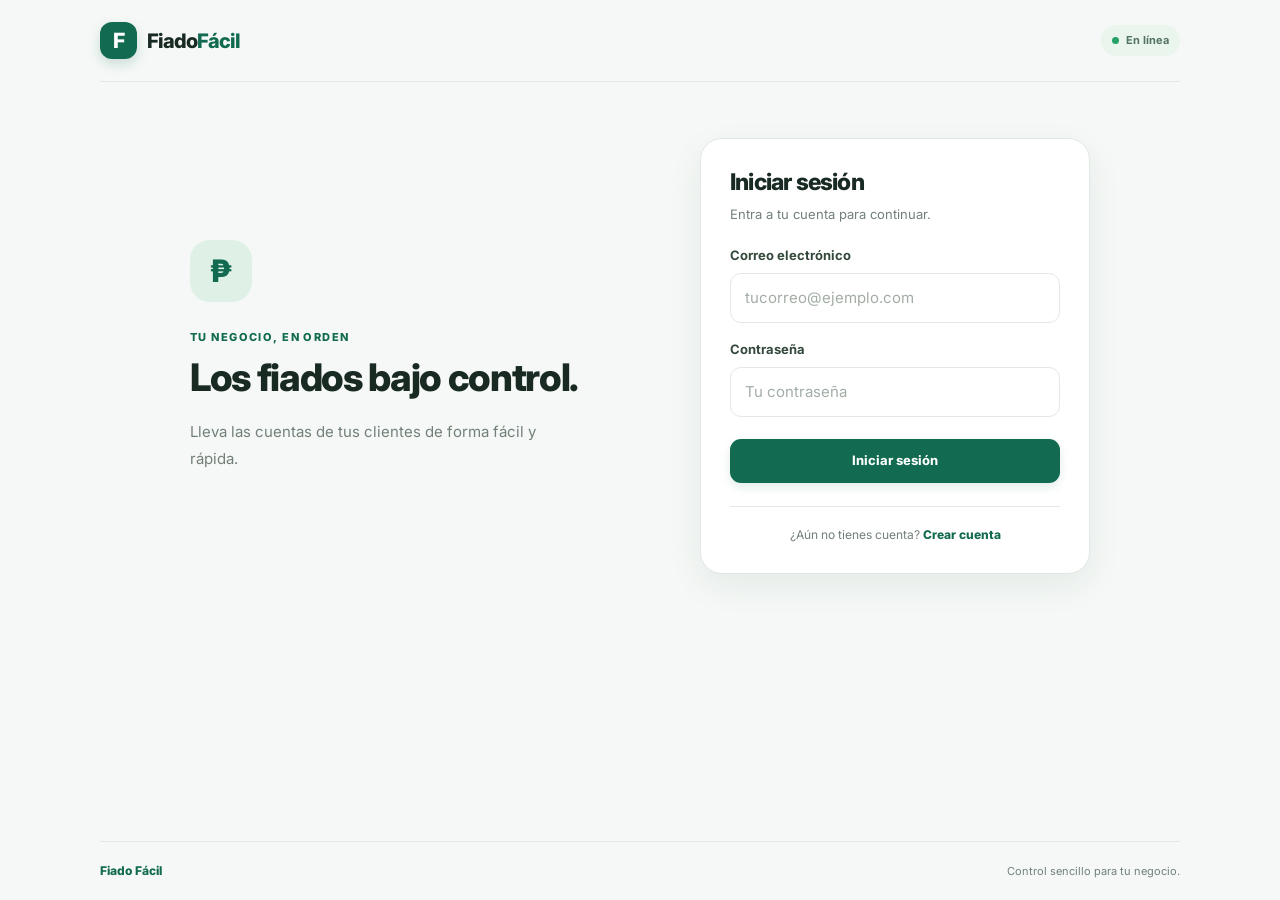
<file: index.html>
<!DOCTYPE html>
<html lang="es">
<head>
  <meta charset="UTF-8">
  <meta name="viewport" content="width=device-width, initial-scale=1.0">
  <meta name="theme-color" content="#126b50">
  <meta name="description" content="Control sencillo de fiados para tenderos.">
  <title>Fiado Fácil</title>

  <link rel="stylesheet" href="style.css">

  <link rel="preconnect" href="https://fonts.googleapis.com">
  <link rel="preconnect" href="https://fonts.gstatic.com" crossorigin>
  <link href="https://fonts.googleapis.com/css2?family=Inter:wght@400;500;600;700;800&display=swap" rel="stylesheet">
</head>

<body>
  <div class="app-shell">

    <header class="topbar">
      <a href="#" class="brand" aria-label="Fiado Fácil inicio">
        <span class="brand-icon">F</span>
        <span>Fiado<span class="brand-light">Fácil</span></span>
      </a>

      <span class="connection-label">
        <span class="connection-dot"></span>
        En línea
      </span>
    </header>

    <main>
      <!-- AUTENTICACIÓN -->
      <section id="authSection" class="auth-section">

        <div class="auth-intro">
          <div class="hero-icon">₱</div>
          <p class="eyebrow">TU NEGOCIO, EN ORDEN</p>
          <h1>Los fiados bajo control.</h1>
          <p class="muted">
            Lleva las cuentas de tus clientes de forma fácil y rápida.
          </p>
        </div>

        <!-- INICIAR SESIÓN -->
        <div id="vistaLogin" class="auth-card">
          <h2>Iniciar sesión</h2>
          <p class="muted">Entra a tu cuenta para continuar.</p>

          <form id="formLogin">
            <label for="emailLogin">Correo electrónico</label>
            <input
              id="emailLogin"
              name="email"
              type="email"
              autocomplete="email"
              maxlength="254"
              placeholder="tucorreo@ejemplo.com"
              required
            >

            <label for="password">Contraseña</label>
            <input
              id="password"
              type="password"
              autocomplete="current-password"
              placeholder="Tu contraseña"
              required
            >

            <button class="btn btn-primary btn-full" type="submit">
              Iniciar sesión
            </button>
          </form>

          <p id="mensajeAuth" class="form-message" role="status"></p>

          <div class="auth-switch">
            ¿Aún no tienes cuenta?
            <button id="btnMostrarRegistro" class="text-button" type="button">
              Crear cuenta
            </button>
          </div>
        </div>

        <!-- CREAR CUENTA -->
        <div id="vistaRegistro" class="auth-card hidden">
          <h2>Crear cuenta</h2>
          <p class="muted">Registra los datos del dueño del negocio.</p>

          <form id="formRegistro">

            <label for="nombreCompleto">Tu nombre</label>
            <input
              id="nombreCompleto"
              type="text"
              autocomplete="name"
              placeholder="Nombre completo"
              maxlength="100"
              required
            >

            <label for="telefonoPropietario">Número de celular de contacto</label>
            <input
              id="telefonoPropietario"
              type="tel"
              inputmode="tel"
              autocomplete="tel"
              placeholder="Ej. 3001234567"
              required
            >

            <label for="emailRegistro">Correo electrónico</label>
            <input
              id="emailRegistro"
              name="email"
              type="email"
              autocomplete="email"
              maxlength="254"
              placeholder="tucorreo@ejemplo.com"
              required
            >

            <label for="registroPassword">Crear contraseña</label>
            <input
              id="registroPassword"
              type="password"
              autocomplete="new-password"
              minlength="6"
              placeholder="Mínimo 6 caracteres"
              required
            >

            <label for="confirmarPassword">Confirmar contraseña</label>
            <input
              id="confirmarPassword"
              type="password"
              autocomplete="new-password"
              minlength="6"
              placeholder="Repite la contraseña"
              required
            >

            <button
              id="btnCrearCuenta"
              class="btn btn-primary btn-full"
              type="submit"
            >
              Crear mi cuenta
            </button>
          </form>

          <p id="mensajeRegistro" class="form-message" role="status"></p>

          <div class="auth-switch">
            ¿Ya tienes cuenta?
            <button id="btnVolverLogin" class="text-button" type="button">
              Iniciar sesión
            </button>
          </div>
        </div>
      </section>

      <!-- APLICACIÓN PRINCIPAL -->
      <section id="appMain" class="hidden">

        <div class="welcome-row">
          <div>
            <p class="eyebrow">TU NEGOCIO</p>
            <h1 id="saludoTendero">Hola 👋</h1>
            <p class="muted">Este es el estado de tus fiados.</p>
          </div>

          <button id="btnCerrarSesion" class="btn btn-quiet" type="button">
            Salir
          </button>
        </div>

        <!-- RESUMEN -->
        <div class="stats-grid">
          <article class="stat-card stat-dark">
            <span class="stat-label">Te deben en total</span>
            <strong id="totalDeuda">$0</strong>
            <span class="stat-foot">Saldo pendiente</span>
          </article>

          <article class="stat-card">
            <span class="stat-label">Clientes</span>
            <strong id="totalClientes">0</strong>
            <span class="stat-foot">Registrados</span>
          </article>
        </div>

        <!-- CLIENTES -->
        <section id="customers-section" class="panel">

          <div class="section-heading">
            <div>
              <h2>Mis clientes</h2>
              <p class="muted">Consulta cuentas y registra fiados.</p>
            </div>

            <button id="btnMostrarFormulario" class="btn btn-primary" type="button">
              <span>＋</span> Cliente
            </button>
          </div>

          <!-- FORMULARIO NUEVO CLIENTE -->
          <form id="formularioCliente" class="inline-form hidden">

            <div class="form-grid">
              <div>
                <label for="nombre">Nombre del cliente</label>
                <input
                  id="nombre"
                  type="text"
                  placeholder="Ej. María Pérez"
                  maxlength="100"
                  required
                >
              </div>

              <div>
                <label for="telefono">Celular (opcional)</label>
                <input
                  id="telefono"
                  type="tel"
                  inputmode="tel"
                  placeholder="Número de contacto"
                >
              </div>
            </div>

            <div class="form-actions">
              <button id="btnCancelar" class="btn btn-quiet" type="button">
                Cancelar
              </button>

              <button class="btn btn-primary" type="submit">
                Guardar cliente
              </button>
            </div>
          </form>

          <!-- BUSCADOR -->
          <div class="search-wrap">
            <span aria-hidden="true">⌕</span>
            <input
              id="buscarCliente"
              type="search"
              placeholder="Buscar cliente..."
              aria-label="Buscar cliente"
            >
          </div>

          <p id="estadoClientes" class="muted small"></p>
          <p id="mensajeClientes" class="form-message" role="status"></p>

          <div id="listaClientes" class="customer-list"></div>

          <div id="estadoVacio" class="empty-state hidden">
            <div class="empty-icon">♧</div>
            <h3>Aún no tienes clientes</h3>
            <p class="muted">
              Agrega el primero y empieza a organizar tus cuentas.
            </p>

            <button id="btnPrimerCliente" class="btn btn-primary" type="button">
              Agregar primer cliente
            </button>
          </div>
        </section>

        <!-- CUENTA INDIVIDUAL DEL CLIENTE -->
        <section id="seccionFiados" class="panel account-panel hidden">

          <div class="account-top">
            <button id="btnCerrarFiados" class="back-button" type="button">
              ← Volver a clientes
            </button>

            <span class="account-tag">CUENTA DEL CLIENTE</span>
          </div>

          <div class="account-title">
            <div id="avatarCliente" class="customer-avatar large">C</div>

            <div>
              <h2 id="nombreClienteFiados">Cliente</h2>
              <p id="telefonoClienteFiados" class="muted"></p>
            </div>
          </div>

          <!-- SALDO -->
          <div class="balance-card">
            <span>Saldo pendiente</span>
            <strong id="saldoCliente">$0</strong>
            <span id="cantidadFiados" class="balance-detail">
              0 fiados pendientes
            </span>
          </div>

    
<!-- ACCIONES -->
<div class="account-actions">
  <button
    id="btnMostrarNuevoFiado"
    class="btn btn-primary"
    type="button"
  >
    ＋ Registrar fiado
  </button>

  <button
    id="btnMostrarAbono"
    class="btn btn-secondary"
    type="button"
  >
    ↓ Registrar abono
  </button>

  <button
    id="btnRecordatorioWhatsApp"
    class="btn btn-secondary"
    type="button"
  >
    Enviar recordatorio por WhatsApp
  </button>
</div>


          <!-- FORMULARIO FIADO -->
          <form id="formularioFiado" class="entry-form hidden">

            <div class="form-title">
              <h3>Nuevo fiado</h3>

              <button
                id="btnCancelarFiado"
                class="icon-button"
                type="button"
                aria-label="Cerrar"
              >
                ×
              </button>
            </div>

            <label for="valorFiado">Valor del fiado (COP)</label>
            <input
              id="valorFiado"
              type="number"
              min="1"
              step="1"
              inputmode="numeric"
              placeholder="Ej. 15000"
              required
            >

            <label for="conceptoFiado">¿Qué se llevó? (opcional)</label>
            <input
              id="conceptoFiado"
              type="text"
              maxlength="200"
              placeholder="Ej. Arroz, aceite y huevos"
            >

            <p class="muted small">La fecha se registra automáticamente.</p>

            <button class="btn btn-primary btn-full" type="submit">
              Guardar fiado
            </button>

            <p id="mensajeFiados" class="form-message" role="status"></p>
          </form>

          <!-- FORMULARIO ABONO -->
          <form id="formularioAbono" class="entry-form hidden">

            <div class="form-title">
              <h3>Registrar abono</h3>

              <button
                id="btnCancelarAbono"
                class="icon-button"
                type="button"
                aria-label="Cerrar"
              >
                ×
              </button>
            </div>

            <label for="valorAbono">Valor recibido (COP)</label>
            <input
              id="valorAbono"
              type="number"
              min="1"
              step="1"
              inputmode="numeric"
              placeholder="Ej. 10000"
              required
            >

            <label for="notaAbono">Nota (opcional)</label>
            <input
              id="notaAbono"
              type="text"
              maxlength="200"
              placeholder="Ej. Pagó en efectivo"
            >

            <p class="muted small">
              El abono se distribuirá entre los fiados más antiguos.
            </p>

            <button class="btn btn-primary btn-full" type="submit">
              Guardar abono
            </button>

            <p id="mensajeAbonos" class="form-message" role="status"></p>
          </form>

          <!-- HISTORIAL -->
          <div class="history-heading">
            <h3>Movimientos</h3>
            <span id="cantidadMovimientos" class="muted small">
              0 movimientos
            </span>
          </div>

          <p id="mensajeMovimientos" class="form-message" role="status"></p>

          <div id="listaFiados" class="movement-list"></div>
        </section>
      </section>
    </main>

    <footer class="footer">
      <span class="brand-mini">Fiado Fácil</span>
      <span>Control sencillo para tu negocio.</span>
    </footer>

  </div>

  <!-- NOTIFICACIONES -->
  <div
    id="toast"
    class="toast hidden"
    role="status"
    aria-live="polite"
  ></div>

  <!-- IMPORTANTE: script.js debe estar en la misma carpeta -->
  <script type="module" src="script.js"></script>
</body>
</html>
</file>
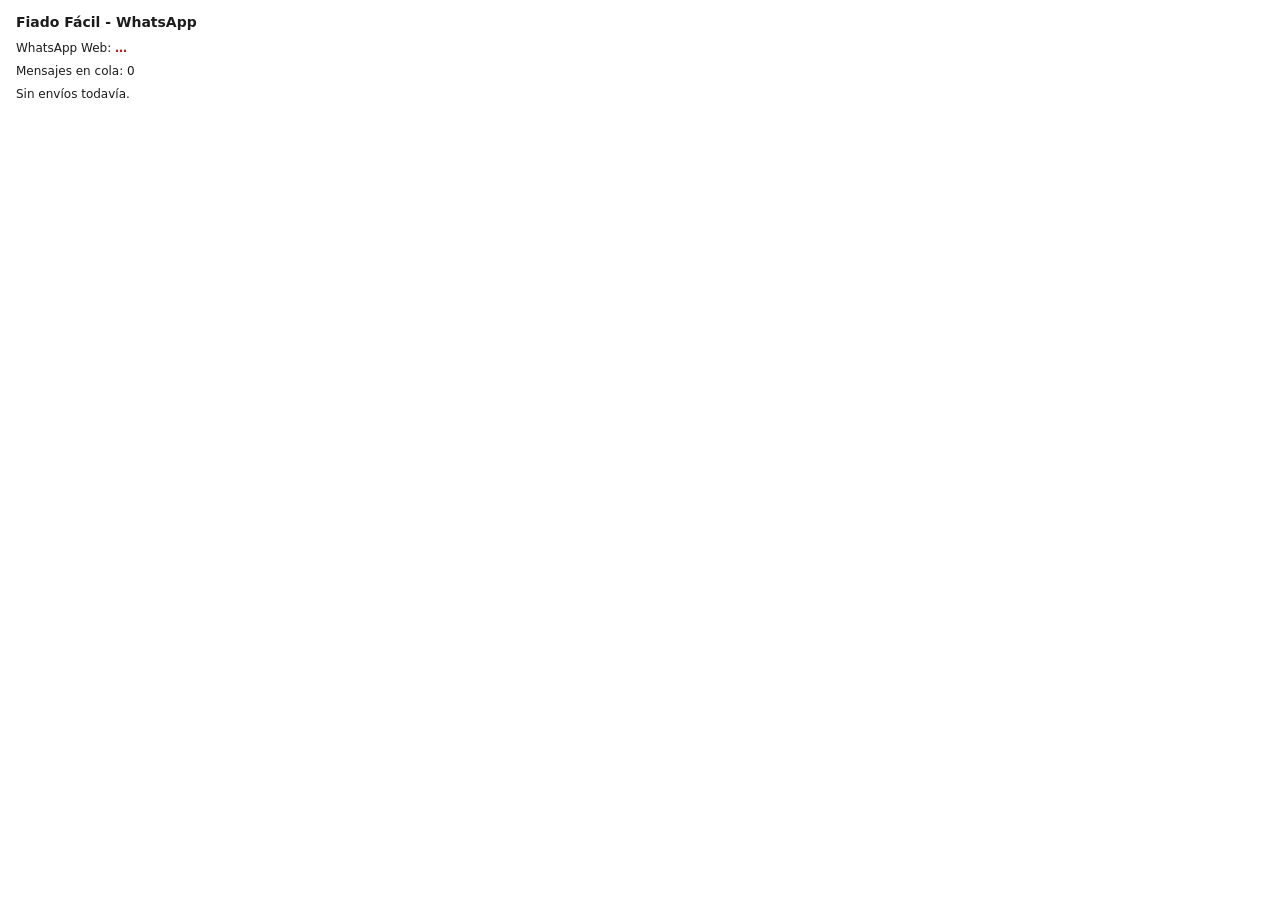
<file: popup.html>
<!DOCTYPE html>
<html lang="es">
<head>
  <meta charset="UTF-8">
  <style>
    body {
      font-family: system-ui, sans-serif;
      margin: 0;
      padding: 14px 16px;
      width: 260px;
      color: #1c1c1e;
    }
    h1 { font-size: 14px; margin: 0 0 10px; }
    p { font-size: 12px; margin: 6px 0; line-height: 1.4; }
    .ok { color: #126b50; font-weight: 600; }
    .off { color: #b3261e; font-weight: 600; }
  </style>
</head>
<body>
  <h1>Fiado Fácil - WhatsApp</h1>
  <p>WhatsApp Web: <span id="estadoWhats" class="off">…</span></p>
  <p>Mensajes en cola: <span id="cola">0</span></p>
  <p id="ultimo">Sin envíos todavía.</p>
  <script src="popup.js"></script>
</body>
</html>
</file>
<file: style.css>
/* =========================================
   FIADO FÁCIL — ESTILOS PRINCIPALES
   Compatible con el HTML original
========================================= */

:root {
  --primary: #126b50;
  --primary-dark: #0c503c;
  --primary-light: #e7f4ee;
  --secondary: #e8f5ef;
  --background: #f5f8f6;
  --surface: #ffffff;
  --text: #182a22;
  --muted: #738078;
  --border: #e2e9e4;
  --danger: #c53b3b;
  --danger-light: #fff0f0;
  --success: #168354;
  --shadow: 0 12px 35px rgba(23, 55, 40, 0.07);
  --radius: 18px;
  --radius-small: 11px;
}

* {
  box-sizing: border-box;
}

html {
  scroll-behavior: smooth;
}

body {
  margin: 0;
  min-height: 100vh;
  background: var(--background);
  color: var(--text);
  font-family: "Inter", sans-serif;
  font-size: 15px;
  line-height: 1.5;
  -webkit-font-smoothing: antialiased;
}

button,
input {
  font: inherit;
}

button {
  cursor: pointer;
}

button:disabled {
  cursor: not-allowed;
  opacity: 0.6;
}

input {
  width: 100%;
  min-width: 0;
  padding: 13px 14px;
  color: var(--text);
  background: #fff;
  border: 1px solid var(--border);
  border-radius: var(--radius-small);
  outline: none;
  transition: border-color 0.2s, box-shadow 0.2s;
}

input::placeholder {
  color: #a2ada5;
}

input:focus {
  border-color: var(--primary);
  box-shadow: 0 0 0 3px rgba(18, 107, 80, 0.1);
}

input:disabled {
  background: #f1f4f2;
  cursor: not-allowed;
}

label {
  display: block;
  margin: 17px 0 7px;
  color: #34483c;
  font-size: 13px;
  font-weight: 700;
}

h1,
h2,
h3,
p {
  margin-top: 0;
}

h1,
h2,
h3 {
  color: var(--text);
  line-height: 1.25;
  letter-spacing: -0.035em;
}

h1 {
  font-size: clamp(27px, 4vw, 38px);
  font-weight: 800;
}

h2 {
  font-size: 23px;
  font-weight: 800;
}

h3 {
  font-size: 17px;
  font-weight: 750;
}

.hidden {
  display: none !important;
}

.muted {
  color: var(--muted);
}

.small {
  font-size: 12px;
}

.eyebrow {
  margin-bottom: 9px;
  color: var(--primary);
  font-size: 11px;
  font-weight: 800;
  letter-spacing: 0.13em;
}

/* =========================================
   ESTRUCTURA GENERAL
========================================= */

.app-shell {
  width: min(100% - 36px, 1080px);
  min-height: 100vh;
  margin: 0 auto;
  display: flex;
  flex-direction: column;
}

main {
  flex: 1;
  padding: 32px 0 50px;
}

/* =========================================
   BARRA SUPERIOR
========================================= */

.topbar {
  display: flex;
  align-items: center;
  justify-content: space-between;
  gap: 16px;
  padding: 22px 0;
  border-bottom: 1px solid var(--border);
}

.brand {
  display: inline-flex;
  align-items: center;
  gap: 10px;
  color: var(--text);
  text-decoration: none;
  font-size: 20px;
  font-weight: 800;
  letter-spacing: -0.05em;
}

.brand-icon {
  width: 37px;
  height: 37px;
  display: grid;
  place-items: center;
  color: #fff;
  background: var(--primary);
  border-radius: 12px;
  font-size: 21px;
  font-weight: 800;
  box-shadow: 0 5px 12px rgba(18, 107, 80, 0.18);
}

.brand-light {
  color: var(--primary);
}

.connection-label {
  display: inline-flex;
  align-items: center;
  gap: 7px;
  padding: 7px 11px;
  color: #527263;
  background: #eaf5ee;
  border-radius: 30px;
  font-size: 11px;
  font-weight: 700;
}

.connection-dot {
  width: 7px;
  height: 7px;
  background: #26a269;
  border-radius: 50%;
}

/* =========================================
   AUTENTICACIÓN
========================================= */

.auth-section {
  width: 100%;
  max-width: 900px;
  margin: 24px auto 0;
  display: grid;
  grid-template-columns: 1fr 390px;
  align-items: center;
  gap: 65px;
}

.auth-intro {
  padding: 20px 0;
}

.hero-icon {
  width: 62px;
  height: 62px;
  display: grid;
  place-items: center;
  margin-bottom: 27px;
  color: var(--primary);
  background: #dff1e7;
  border-radius: 20px;
  font-size: 31px;
  font-weight: 800;
}

.auth-intro h1 {
  max-width: 430px;
  margin-bottom: 16px;
}

.auth-intro > .muted {
  max-width: 360px;
  margin-bottom: 0;
  font-size: 15px;
  line-height: 1.8;
}

.auth-card {
  padding: 29px;
  background: var(--surface);
  border: 1px solid var(--border);
  border-radius: 22px;
  box-shadow: var(--shadow);
}

.auth-card h2 {
  margin-bottom: 8px;
}

.auth-card > .muted {
  margin-bottom: 22px;
  font-size: 13px;
}

.auth-card form label:first-child {
  margin-top: 0;
}

.auth-switch {
  margin-top: 23px;
  padding-top: 19px;
  border-top: 1px solid var(--border);
  color: var(--muted);
  text-align: center;
  font-size: 12px;
}

.text-button {
  padding: 0;
  border: 0;
  background: transparent;
  color: var(--primary);
  font-size: inherit;
  font-weight: 800;
}

.text-button:hover {
  color: var(--primary-dark);
  text-decoration: underline;
}

/* =========================================
   BOTONES
========================================= */

.btn {
  min-height: 43px;
  display: inline-flex;
  align-items: center;
  justify-content: center;
  gap: 8px;
  padding: 11px 16px;
  border: 1px solid transparent;
  border-radius: var(--radius-small);
  font-size: 13px;
  font-weight: 750;
  text-align: center;
  text-decoration: none;
  transition: background 0.2s, transform 0.15s, box-shadow 0.2s;
}

.btn:active {
  transform: scale(0.98);
}

.btn-primary {
  color: #fff;
  background: var(--primary);
  box-shadow: 0 4px 10px rgba(18, 107, 80, 0.12);
}

.btn-primary:hover {
  background: var(--primary-dark);
  box-shadow: 0 6px 15px rgba(18, 107, 80, 0.18);
}

.btn-secondary {
  color: var(--primary);
  background: var(--primary-light);
  border-color: #d4eade;
}

.btn-secondary:hover {
  background: #d8eee2;
}

.btn-quiet {
  color: #516157;
  background: #fff;
  border-color: var(--border);
}

.btn-quiet:hover {
  background: #f0f5f1;
}

.btn-full {
  width: 100%;
  margin-top: 22px;
}

/* =========================================
   MENSAJES DE FORMULARIOS
========================================= */

.form-message {
  min-height: 0;
  margin: 10px 0 0;
  font-size: 12px;
  line-height: 1.6;
  overflow-wrap: anywhere;
}

.form-message:empty {
  display: none;
}

.form-message.error,
.form-message.error-message {
  color: var(--danger);
}

.form-message.success,
.form-message.success-message {
  color: var(--success);
}

/* =========================================
   PANEL PRINCIPAL Y BIENVENIDA
========================================= */

.welcome-row {
  display: flex;
  align-items: center;
  justify-content: space-between;
  gap: 20px;
  margin-bottom: 27px;
}

.welcome-row h1 {
  margin-bottom: 8px;
  font-size: 30px;
}

.welcome-row p {
  margin-bottom: 0;
}

.welcome-row .btn {
  flex-shrink: 0;
}

/* =========================================
   TARJETAS DE RESUMEN
========================================= */

.stats-grid {
  display: grid;
  grid-template-columns: repeat(2, minmax(0, 1fr));
  gap: 17px;
  margin-bottom: 25px;
}

.stat-card {
  min-height: 140px;
  display: flex;
  flex-direction: column;
  align-items: flex-start;
  justify-content: center;
  padding: 23px 25px;
  background: var(--surface);
  border: 1px solid var(--border);
  border-radius: var(--radius);
  box-shadow: 0 4px 15px rgba(23, 55, 40, 0.025);
}

.stat-dark {
  color: #fff;
  background: var(--primary);
  border-color: var(--primary);
}

.stat-label {
  margin-bottom: 8px;
  color: var(--muted);
  font-size: 12px;
  font-weight: 600;
}

.stat-dark .stat-label,
.stat-dark .stat-foot {
  color: #c4e4d4;
}

.stat-card strong {
  font-size: clamp(27px, 4vw, 35px);
  font-weight: 800;
  letter-spacing: -0.05em;
  overflow-wrap: anywhere;
}

.stat-foot {
  margin-top: 5px;
  color: var(--muted);
  font-size: 11px;
}

/* =========================================
   PANELES
========================================= */

.panel {
  margin-bottom: 24px;
  padding: 25px;
  background: var(--surface);
  border: 1px solid var(--border);
  border-radius: var(--radius);
  box-shadow: 0 5px 18px rgba(23, 55, 40, 0.025);
}

.section-heading {
  display: flex;
  align-items: center;
  justify-content: space-between;
  gap: 16px;
  margin-bottom: 23px;
}

.section-heading h2 {
  margin-bottom: 6px;
}

.section-heading p {
  margin-bottom: 0;
  font-size: 12px;
}

.section-heading .btn {
  flex-shrink: 0;
}

/* =========================================
   FORMULARIO DE CLIENTES
========================================= */

.inline-form {
  margin-bottom: 22px;
  padding: 20px;
  background: #f7faf8;
  border: 1px solid var(--border);
  border-radius: 14px;
}

.form-grid {
  display: grid;
  grid-template-columns: repeat(2, minmax(0, 1fr));
  gap: 16px;
}

.form-grid label {
  margin-top: 0;
}

.form-actions {
  display: flex;
  justify-content: flex-end;
  gap: 10px;
  margin-top: 18px;
}

.form-actions .btn {
  min-width: 105px;
}

/* =========================================
   BUSCADOR
========================================= */

.search-wrap {
  display: flex;
  align-items: center;
  gap: 10px;
  margin: 18px 0;
  padding: 0 13px;
  background: #f7faf8;
  border: 1px solid var(--border);
  border-radius: var(--radius-small);
}

.search-wrap > span {
  color: #7a8a7f;
  font-size: 24px;
  line-height: 1;
}

.search-wrap input {
  padding: 13px 0;
  background: transparent;
  border: 0;
  box-shadow: none;
}

.search-wrap input:focus {
  border: 0;
  box-shadow: none;
}

/* =========================================
   LISTA DE CLIENTES
========================================= */

.customer-list {
  display: flex;
  flex-direction: column;
  gap: 10px;
}

.customer-item,
.customer-card,
.customer-row {
  display: flex;
  align-items: center;
  justify-content: space-between;
  gap: 15px;
  padding: 16px;
  background: #fff;
  border: 1px solid var(--border);
  border-radius: 13px;
  transition: border-color 0.2s, background 0.2s;
}

.customer-item:hover,
.customer-card:hover,
.customer-row:hover {
  background: #fbfdfb;
  border-color: #b8d9c7;
}

.customer-info {
  min-width: 0;
  flex: 1;
}

.customer-info h3,
.customer-info strong {
  display: block;
  margin-bottom: 4px;
  overflow-wrap: anywhere;
}

.customer-info p {
  margin-bottom: 0;
  color: var(--muted);
  font-size: 12px;
}

.customer-avatar {
  width: 43px;
  height: 43px;
  flex-shrink: 0;
  display: grid;
  place-items: center;
  color: var(--primary);
  background: var(--primary-light);
  border-radius: 14px;
  font-size: 16px;
  font-weight: 800;
}

.customer-avatar.large {
  width: 58px;
  height: 58px;
  border-radius: 18px;
  font-size: 22px;
}

.customer-balance {
  color: var(--primary);
  font-weight: 800;
  white-space: nowrap;
}

.empty-state {
  padding: 38px 20px;
  text-align: center;
}

.empty-icon {
  width: 57px;
  height: 57px;
  display: grid;
  place-items: center;
  margin: 0 auto 17px;
  color: var(--primary);
  background: var(--primary-light);
  border-radius: 18px;
  font-size: 28px;
}

.empty-state h3 {
  margin-bottom: 8px;
}

.empty-state p {
  max-width: 320px;
  margin: 0 auto 20px;
  font-size: 13px;
}

/* =========================================
   CUENTA DEL CLIENTE
========================================= */

.account-panel {
  scroll-margin-top: 20px;
}

.account-top {
  display: flex;
  align-items: center;
  justify-content: space-between;
  gap: 12px;
  margin-bottom: 25px;
}

.back-button {
  padding: 8px 0;
  color: var(--primary);
  background: transparent;
  border: 0;
  font-size: 12px;
  font-weight: 750;
}

.back-button:hover {
  color: var(--primary-dark);
  text-decoration: underline;
}

.account-tag {
  padding: 6px 10px;
  color: var(--primary);
  background: var(--primary-light);
  border-radius: 30px;
  font-size: 9px;
  font-weight: 800;
  letter-spacing: 0.08em;
}

.account-title {
  display: flex;
  align-items: center;
  gap: 15px;
  margin-bottom: 23px;
}

.account-title h2 {
  margin-bottom: 5px;
  overflow-wrap: anywhere;
}

.account-title p {
  margin-bottom: 0;
  font-size: 12px;
}

/* =========================================
   SALDO DEL CLIENTE
========================================= */

.balance-card {
  display: flex;
  flex-direction: column;
  align-items: flex-start;
  gap: 5px;
  padding: 24px;
  color: #fff;
  background: linear-gradient(135deg, #126b50, #0b4c38);
  border-radius: 17px;
}

.balance-card > span:first-child {
  color: #c8e6d6;
  font-size: 12px;
}

.balance-card strong {
  font-size: clamp(31px, 5vw, 40px);
  font-weight: 800;
  letter-spacing: -0.05em;
  overflow-wrap: anywhere;
}

.balance-detail {
  color: #d5ebdf;
  font-size: 11px;
}

/* =========================================
   ACCIONES DE LA CUENTA
========================================= */

.account-actions {
  display: flex;
  flex-wrap: wrap;
  gap: 11px;
  margin: 19px 0 25px;
}

.account-actions .btn {
  flex: 1;
  min-width: 150px;
}

/* =========================================
   FORMULARIOS DE FIADOS Y ABONOS
========================================= */

.entry-form {
  margin: 20px 0 27px;
  padding: 21px;
  background: #f7faf8;
  border: 1px solid var(--border);
  border-radius: 15px;
}

.form-title {
  display: flex;
  align-items: center;
  justify-content: space-between;
  gap: 12px;
  margin-bottom: 19px;
}

.form-title h3 {
  margin-bottom: 0;
}

.icon-button {
  width: 34px;
  height: 34px;
  display: grid;
  place-items: center;
  flex-shrink: 0;
  color: #66746b;
  background: #fff;
  border: 1px solid var(--border);
  border-radius: 10px;
  font-size: 23px;
  line-height: 1;
}

.icon-button:hover {
  color: var(--danger);
  background: var(--danger-light);
}

.entry-form > .muted {
  margin: 12px 0 0;
  font-size: 11px;
}

.entry-form .btn-full {
  margin-top: 17px;
}

/* =========================================
   HISTORIAL DE MOVIMIENTOS
========================================= */

.history-heading {
  display: flex;
  align-items: center;
  justify-content: space-between;
  gap: 12px;
  margin-top: 29px;
  margin-bottom: 15px;
  padding-top: 24px;
  border-top: 1px solid var(--border);
}

.history-heading h3 {
  margin-bottom: 0;
}

.history-heading span {
  text-align: right;
}

.movement-list {
  display: flex;
  flex-direction: column;
  gap: 10px;
}

.movement-item,
.movement-card,
.movement-row {
  display: flex;
  align-items: center;
  justify-content: space-between;
  gap: 14px;
  padding: 15px;
  background: #fff;
  border: 1px solid var(--border);
  border-radius: 12px;
}

.movement-info {
  min-width: 0;
  flex: 1;
}

.movement-info strong {
  display: block;
  margin-bottom: 4px;
  overflow-wrap: anywhere;
}

.movement-info p {
  margin-bottom: 0;
  color: var(--muted);
  font-size: 11px;
}

.movement-value {
  flex-shrink: 0;
  font-weight: 800;
  text-align: right;
}

.movement-value.deuda {
  color: var(--danger);
}

.movement-value.abono {
  color: var(--success);
}

/* =========================================
   PIE DE PÁGINA
========================================= */

.footer {
  display: flex;
  align-items: center;
  justify-content: space-between;
  gap: 12px;
  padding: 20px 0;
  color: var(--muted);
  border-top: 1px solid var(--border);
  font-size: 11px;
}

.brand-mini {
  color: var(--primary);
  font-size: 12px;
  font-weight: 800;
}

/* =========================================
   NOTIFICACIONES
========================================= */

.toast {
  position: fixed;
  right: 22px;
  bottom: 22px;
  z-index: 1000;
  width: max-content;
  max-width: min(400px, calc(100vw - 32px));
  padding: 14px 18px;
  color: #fff;
  background: #203b2e;
  border: 1px solid rgba(255, 255, 255, 0.12);
  border-radius: 12px;
  box-shadow: 0 12px 35px rgba(0, 0, 0, 0.18);
  font-size: 13px;
  font-weight: 600;
  overflow-wrap: anywhere;
  animation: toast-entrada 0.25s ease-out;
}

@keyframes toast-entrada {
  from {
    opacity: 0;
    transform: translateY(8px);
  }

  to {
    opacity: 1;
    transform: translateY(0);
  }
}

/* =========================================
   ACCESIBILIDAD
========================================= */

button:focus-visible,
a:focus-visible {
  outline: 3px solid rgba(18, 107, 80, 0.35);
  outline-offset: 3px;
}

/* =========================================
   TABLET
========================================= */

@media (max-width: 800px) {
  .auth-section {
    max-width: 530px;
    grid-template-columns: 1fr;
    gap: 20px;
    margin-top: 10px;
  }

  .auth-intro {
    padding: 15px 0 0;
    text-align: center;
  }

  .hero-icon {
    width: 53px;
    height: 53px;
    margin: 0 auto 18px;
    border-radius: 17px;
    font-size: 27px;
  }

  .auth-intro h1 {
    margin-left: auto;
    margin-right: auto;
    font-size: 32px;
  }

  .auth-intro > .muted {
    margin-left: auto;
    margin-right: auto;
  }

  .auth-card {
    width: 100%;
  }

  main {
    padding-top: 25px;
  }
}

/* =========================================
   CELULARES
========================================= */

@media (max-width: 520px) {
  .app-shell {
    width: calc(100% - 24px);
  }

  .topbar {
    padding: 15px 0;
  }

  .brand {
    gap: 8px;
    font-size: 18px;
  }

  .brand-icon {
    width: 33px;
    height: 33px;
    border-radius: 10px;
    font-size: 19px;
  }

  .connection-label {
    padding: 6px 9px;
    font-size: 10px;
  }

  main {
    padding: 20px 0 32px;
  }

  .auth-section {
    gap: 18px;
  }

  .auth-intro h1 {
    font-size: 29px;
  }

  .auth-intro > .muted {
    font-size: 13px;
  }

  .auth-card {
    padding: 22px 18px;
    border-radius: 17px;
  }

  .auth-card h2 {
    font-size: 21px;
  }

  .welcome-row {
    align-items: flex-start;
    gap: 12px;
  }

  .welcome-row h1 {
    font-size: 25px;
  }

  .welcome-row .btn {
    min-height: 38px;
    padding: 9px 12px;
  }

  .stats-grid {
    gap: 10px;
    margin-bottom: 17px;
  }

  .stat-card {
    min-height: 120px;
    padding: 17px 14px;
    border-radius: 14px;
  }

  .stat-label {
    font-size: 10px;
  }

  .stat-card strong {
    font-size: clamp(21px, 6vw, 29px);
  }

  .stat-foot {
    font-size: 10px;
  }

  .panel {
    padding: 17px 14px;
    border-radius: 15px;
  }

  .section-heading {
    align-items: flex-start;
    gap: 10px;
  }

  .section-heading h2 {
    font-size: 20px;
  }

  .section-heading p {
    font-size: 11px;
  }

  .section-heading .btn {
    padding: 10px 12px;
    white-space: nowrap;
  }

  .form-grid {
    grid-template-columns: 1fr;
    gap: 0;
  }

  .inline-form,
  .entry-form {
    padding: 16px 13px;
  }

  .form-actions {
    flex-wrap: wrap;
  }

  .form-actions .btn {
    flex: 1;
  }

  .customer-item,
  .customer-card,
  .customer-row {
    gap: 9px;
    padding: 12px 10px;
  }

  .customer-avatar {
    width: 37px;
    height: 37px;
    border-radius: 11px;
  }

  .customer-balance {
    font-size: 12px;
  }

  .account-top {
    align-items: flex-start;
  }

  .account-tag {
    font-size: 8px;
    text-align: center;
  }

  .account-title h2 {
    font-size: 21px;
  }

  .customer-avatar.large {
    width: 49px;
    height: 49px;
    border-radius: 15px;
  }

  .balance-card {
    padding: 20px;
  }

  .account-actions {
    flex-direction: column;
  }

  .account-actions .btn {
    width: 100%;
  }

  .movement-item,
  .movement-card,
  .movement-row {
    gap: 8px;
    padding: 12px 10px;
  }

  .movement-info strong {
    font-size: 12px;
  }

  .movement-value {
    font-size: 12px;
  }

  .footer {
    align-items: flex-start;
    flex-direction: column;
    gap: 5px;
  }

  .toast {
    right: 12px;
    bottom: 12px;
    max-width: calc(100vw - 24px);
  }
}

/* =========================================
   PANTALLAS MUY PEQUEÑAS
========================================= */

@media (max-width: 350px) {
  .app-shell {
    width: calc(100% - 18px);
  }

  .auth-card {
    padding: 18px 13px;
  }

  .stats-grid {
    grid-template-columns: 1fr;
  }

  .stat-card {
    min-height: 105px;
  }

  .section-heading {
    flex-direction: column;
  }

  .section-heading .btn {
    width: 100%;
  }

  .account-top {
    flex-direction: column;
  }
}
</file>
